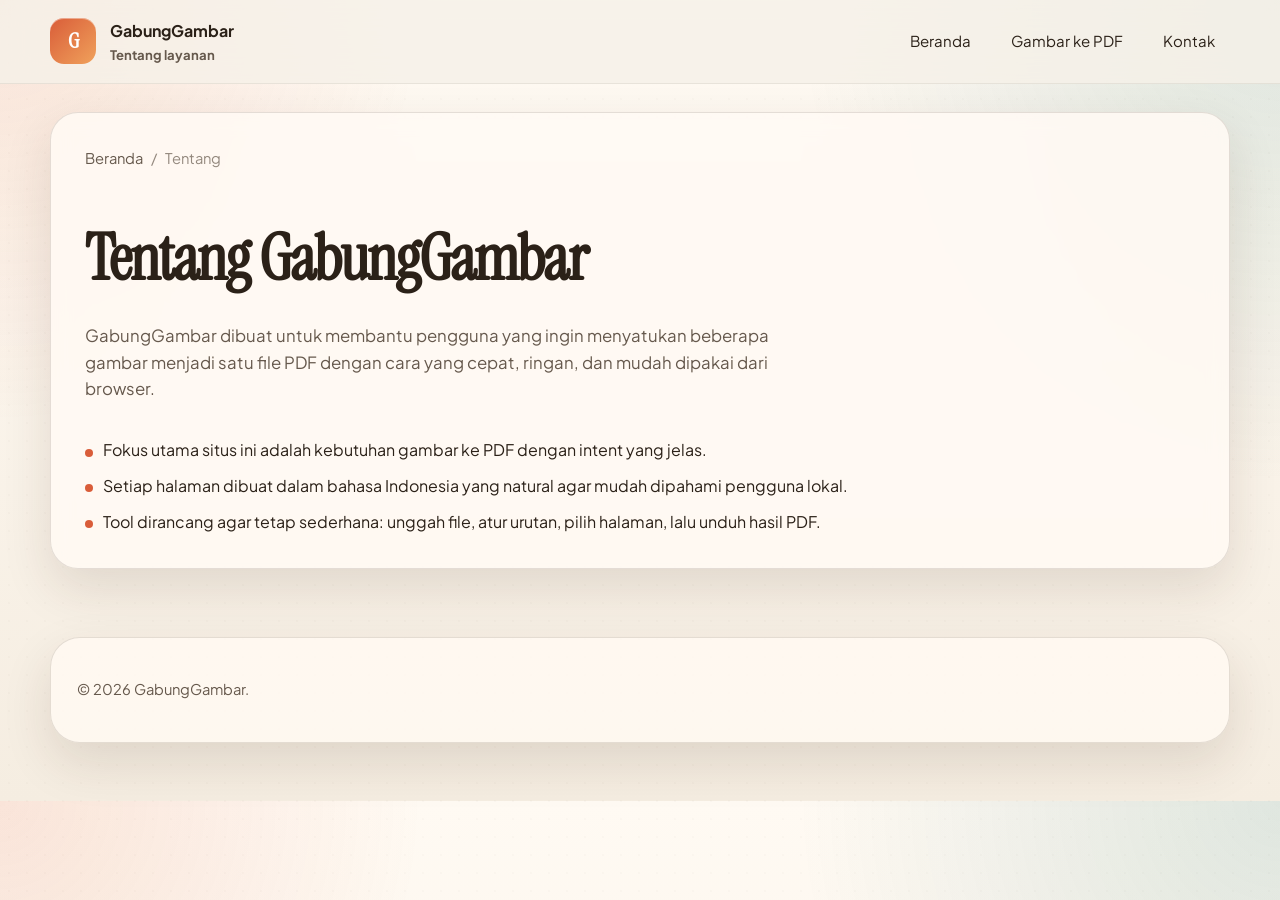
<file: about/index.html>
<!DOCTYPE html>
<html lang="id">
  <head>
    <meta charset="utf-8">
    <meta http-equiv="refresh" content="0; url=/tentang/">
    <link rel="canonical" href="https://www.gabunggambar.org/tentang/">
    <meta name="robots" content="noindex,follow">
    <title>Mengalihkan ke Tentang GabungGambar</title>
  </head>
  <body>
    <p>Halaman ini telah dipindahkan ke <a href="/tentang/">/tentang/</a>.</p>
  </body>
</html>
</file>
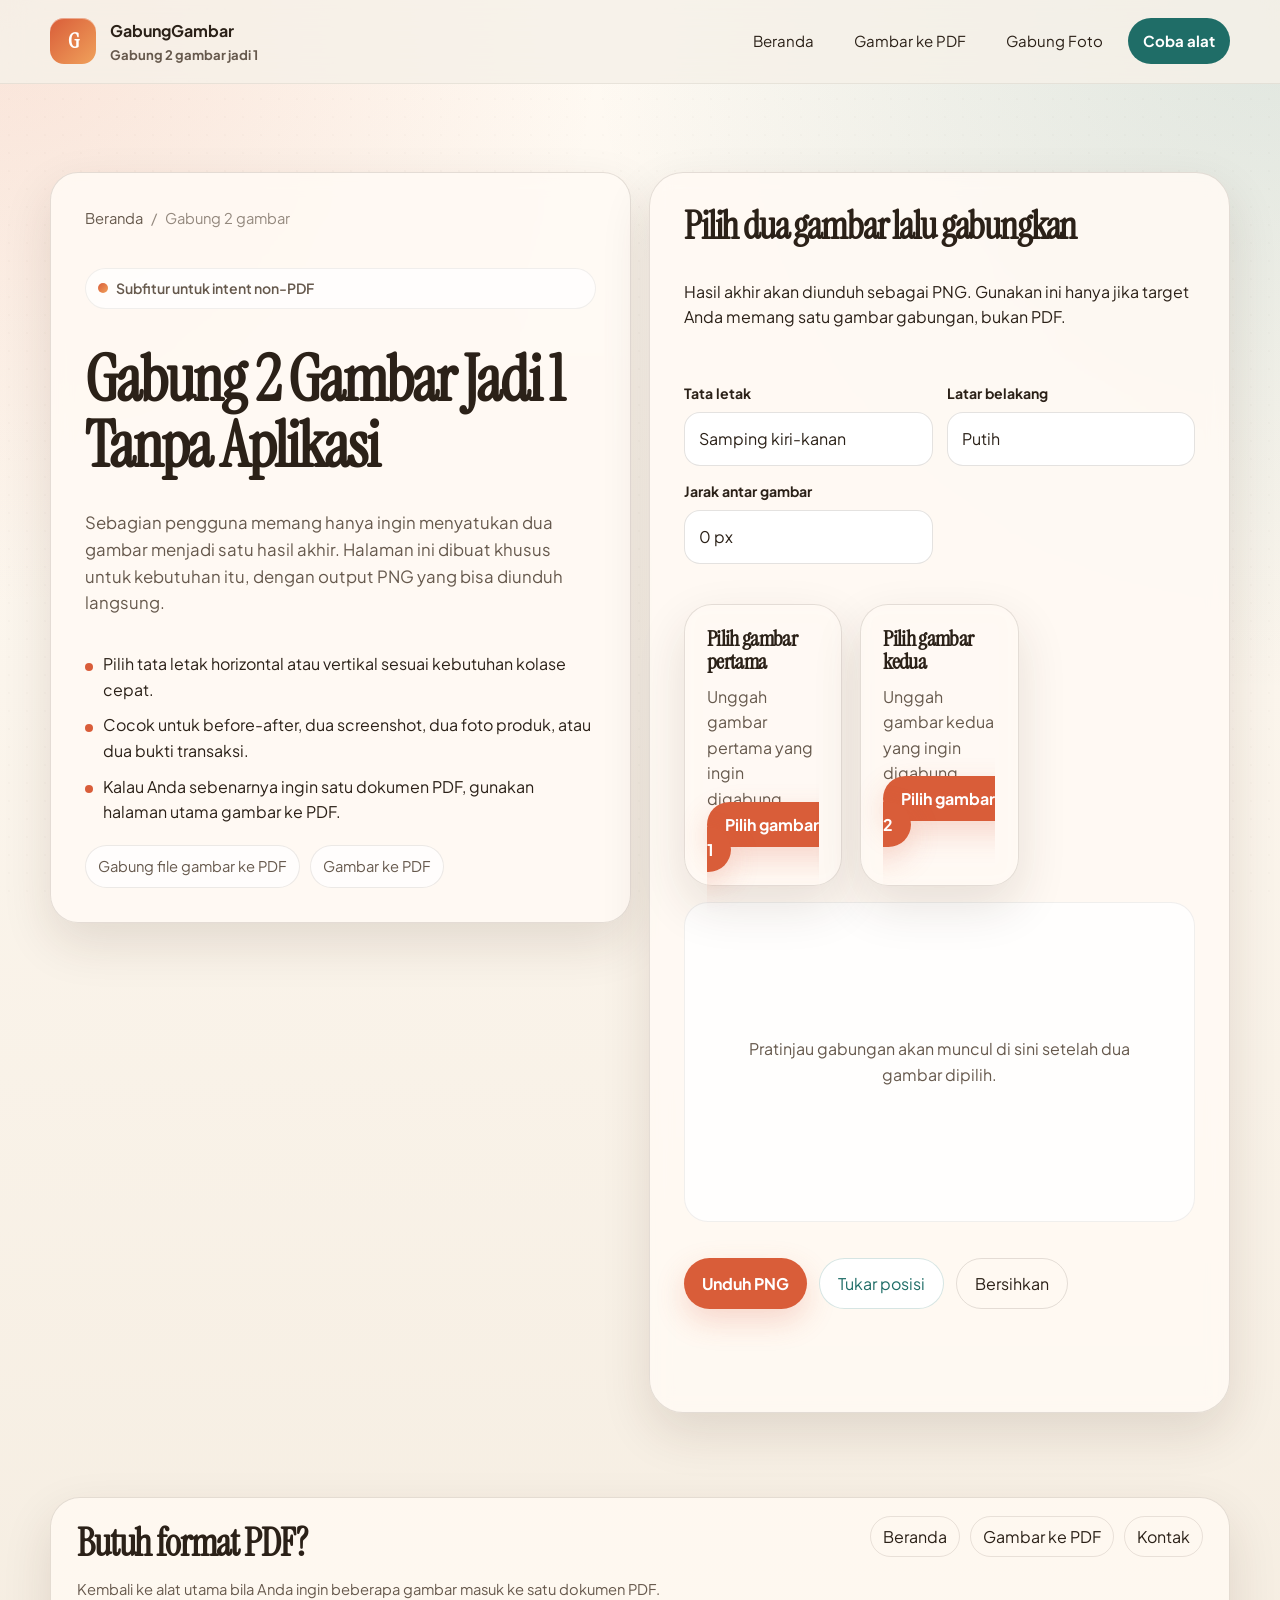
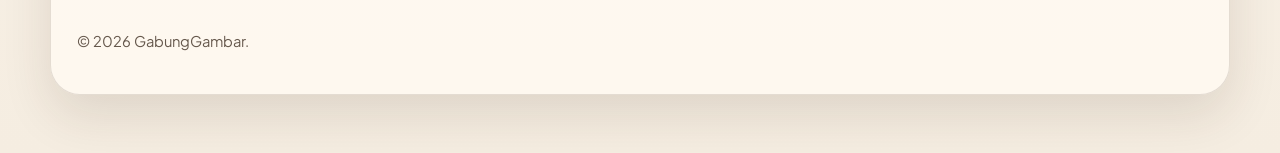
<file: gabung-2-gambar/index.html>
<!DOCTYPE html>
<html lang="id">
  <head>
    <meta charset="utf-8">
    <meta name="viewport" content="width=device-width, initial-scale=1">
    <title>Gabung 2 Gambar Jadi 1 Online Gratis | GabungGambar</title>
    <meta name="description" content="Gabungkan dua gambar menjadi satu gambar online gratis. Pilih tata letak horizontal atau vertikal lalu unduh hasilnya sebagai PNG.">
    <meta name="keywords" content="gabung 2 gambar jadi 1, satukan 2 gambar, gabung dua gambar online, merge 2 images, gabunggambar">
    <link rel="canonical" href="https://www.gabunggambar.org/gabung-2-gambar/">
    <meta name="robots" content="index,follow">
    <meta property="og:type" content="website">
    <meta property="og:title" content="Gabung 2 Gambar Jadi 1 Online Gratis">
    <meta property="og:description" content="Subfitur untuk pengguna yang benar-benar ingin menyatukan dua gambar menjadi satu hasil PNG, bukan PDF.">
    <meta property="og:url" content="https://www.gabunggambar.org/gabung-2-gambar/">
    <meta property="og:image" content="https://www.gabunggambar.org/assets/search-preview.svg">
    <link rel="icon" href="/assets/favicon.svg" type="image/svg+xml">
    <link rel="manifest" href="/site.webmanifest">
    <link rel="preconnect" href="https://fonts.googleapis.com">
    <link rel="preconnect" href="https://fonts.gstatic.com" crossorigin>
    <link href="https://fonts.googleapis.com/css2?family=Instrument+Serif:ital@0;1&family=Plus+Jakarta+Sans:wght@400;500;600;700;800&display=swap" rel="stylesheet">
    <link rel="stylesheet" href="/styles.css">
    <!-- Google tag (gtag.js) -->
    <script async src="https://www.googletagmanager.com/gtag/js?id=G-VV8WWYWX6F"></script>
    <script>
      window.dataLayer = window.dataLayer || [];
      function gtag(){dataLayer.push(arguments);}
      gtag('js', new Date());

      gtag('config', 'G-VV8WWYWX6F');
    </script>
  </head>
  <body data-merge-two-images="true">
    <div class="site-shell">
      <header class="site-header">
        <div class="container header-row">
          <a class="brand" href="/"><span class="brand-mark">G</span><span class="brand-copy"><strong>GabungGambar</strong><small>Gabung 2 gambar jadi 1</small></span></a>
          <nav class="main-nav" aria-label="Navigasi utama">
            <a class="nav-link" href="/">Beranda</a>
            <a class="nav-link" href="/gambar-ke-pdf/">Gambar ke PDF</a>
            <a class="nav-link" href="/gabung-foto-jadi-pdf/">Gabung Foto</a>
            <a class="nav-button" href="#alat-2-gambar">Coba alat</a>
          </nav>
        </div>
      </header>
      <main>
        <section class="hero">
          <div class="container merge-grid">
            <div class="page-card">
              <nav class="breadcrumb" aria-label="Breadcrumb"><a href="/">Beranda</a><span>/</span><span>Gabung 2 gambar</span></nav>
              <span class="eyebrow">Subfitur untuk intent non-PDF</span>
              <h1>Gabung 2 Gambar Jadi 1 Tanpa Aplikasi</h1>
              <p class="lead">Sebagian pengguna memang hanya ingin menyatukan dua gambar menjadi satu hasil akhir. Halaman ini dibuat khusus untuk kebutuhan itu, dengan output PNG yang bisa diunduh langsung.</p>
              <ul class="bullet-list">
                <li>Pilih tata letak horizontal atau vertikal sesuai kebutuhan kolase cepat.</li>
                <li>Cocok untuk before-after, dua screenshot, dua foto produk, atau dua bukti transaksi.</li>
                <li>Kalau Anda sebenarnya ingin satu dokumen PDF, gunakan halaman utama gambar ke PDF.</li>
              </ul>
              <div class="small-link-list">
                <a href="/">Gabung file gambar ke PDF</a>
                <a href="/gambar-ke-pdf/">Gambar ke PDF</a>
              </div>
            </div>
            <section class="merge-stage" id="alat-2-gambar" aria-labelledby="merge-title">
              <h2 id="merge-title">Pilih dua gambar lalu gabungkan</h2>
              <p>Hasil akhir akan diunduh sebagai PNG. Gunakan ini hanya jika target Anda memang satu gambar gabungan, bukan PDF.</p>
              <div class="controls">
                <div class="control">
                  <label for="merge-layout">Tata letak</label>
                  <select id="merge-layout">
                    <option value="horizontal">Samping kiri-kanan</option>
                    <option value="vertical">Atas-bawah</option>
                  </select>
                </div>
                <div class="control">
                  <label for="merge-background">Latar belakang</label>
                  <select id="merge-background">
                    <option value="#ffffff">Putih</option>
                    <option value="#f6f1e8">Krem lembut</option>
                    <option value="#111111">Hitam</option>
                  </select>
                </div>
                <div class="control">
                  <label for="merge-gap">Jarak antar gambar</label>
                  <select id="merge-gap">
                    <option value="0">0 px</option>
                    <option value="12">12 px</option>
                    <option value="24">24 px</option>
                    <option value="36">36 px</option>
                  </select>
                </div>
              </div>
              <div class="card-grid">
                <article class="card">
                  <h3 id="merge-label-one">Pilih gambar pertama</h3>
                  <p>Unggah gambar pertama yang ingin digabung.</p>
                  <label class="upload-button" for="merge-image-one">Pilih gambar 1</label>
                  <input class="visually-hidden" id="merge-image-one" type="file" accept="image/*">
                </article>
                <article class="card">
                  <h3 id="merge-label-two">Pilih gambar kedua</h3>
                  <p>Unggah gambar kedua yang ingin digabung.</p>
                  <label class="upload-button" for="merge-image-two">Pilih gambar 2</label>
                  <input class="visually-hidden" id="merge-image-two" type="file" accept="image/*">
                </article>
              </div>
              <div class="merge-canvas-wrap">
                <p class="merge-canvas-empty" id="merge-empty">Pratinjau gabungan akan muncul di sini setelah dua gambar dipilih.</p>
                <canvas id="merge-canvas" hidden></canvas>
              </div>
              <div class="action-row">
                <button class="button" id="download-merged-image" type="button" disabled>Unduh PNG</button>
                <button class="button-secondary" id="swap-images" type="button">Tukar posisi</button>
                <button class="button-ghost" id="clear-merge-images" type="button">Bersihkan</button>
              </div>
              <p class="status" id="merge-status" aria-live="polite"></p>
            </section>
          </div>
        </section>
      </main>
      <footer class="site-footer"><div class="container footer-panel"><div class="footer-top"><div><h2>Butuh format PDF?</h2><p class="footer-copy">Kembali ke alat utama bila Anda ingin beberapa gambar masuk ke satu dokumen PDF.</p></div><ul class="footer-links"><li><a href="/">Beranda</a></li><li><a href="/gambar-ke-pdf/">Gambar ke PDF</a></li><li><a href="/kontak/">Kontak</a></li></ul></div><p class="footer-copy">&copy; <span id="current-year"></span> GabungGambar.</p></div></footer>
    </div>
    <script defer src="/app.js"></script>
    <script defer src="/merge-two-images.js"></script>
  </body>
</html>
</file>
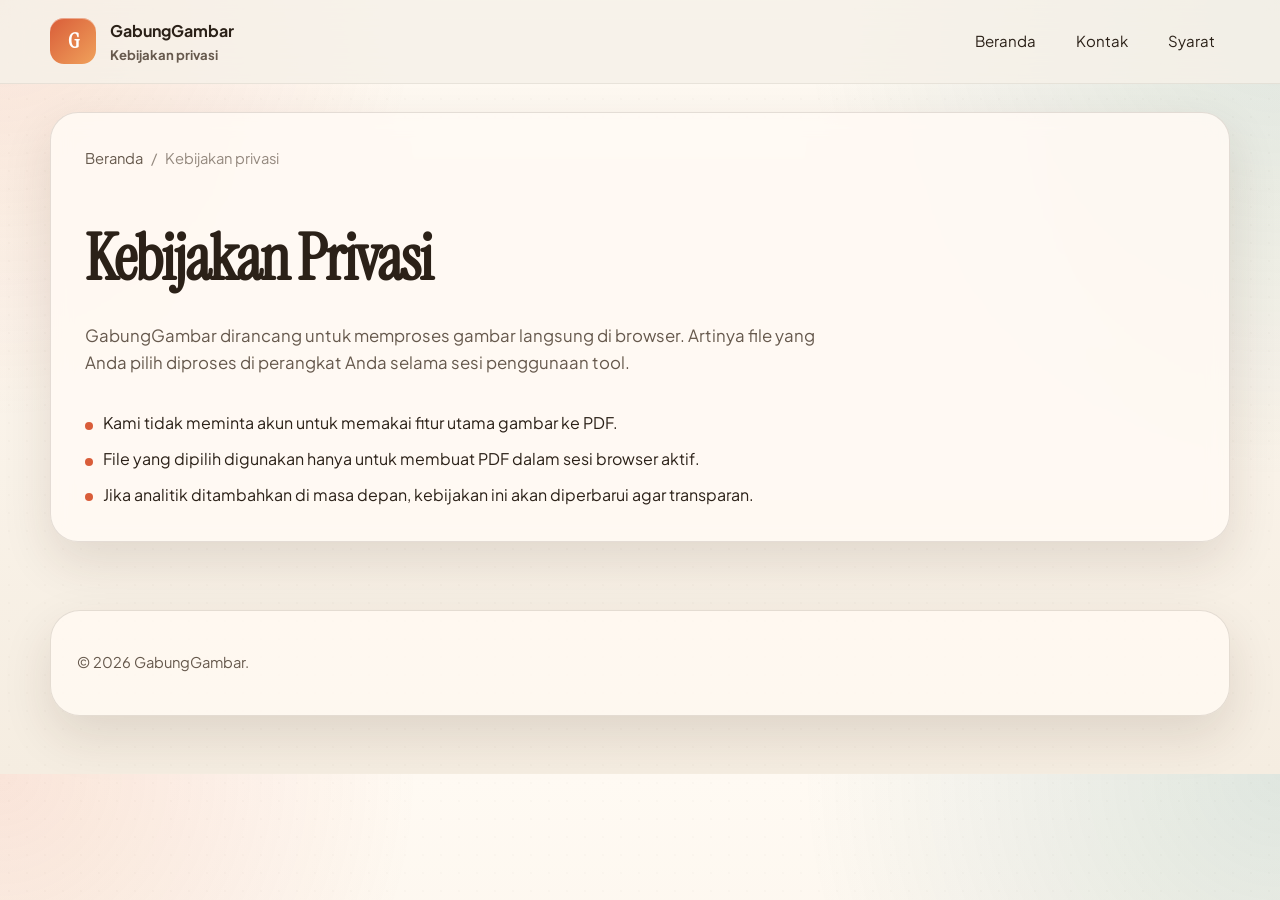
<file: kebijakan-privasi/index.html>
<!DOCTYPE html>
<html lang="id">
  <head>
    <meta charset="utf-8">
    <meta name="viewport" content="width=device-width, initial-scale=1">
    <title>Kebijakan Privasi GabungGambar</title>
    <meta name="description" content="Baca kebijakan privasi GabungGambar mengenai penggunaan browser, file gambar, dan data dasar saat menggunakan tool gambar ke PDF ini.">
    <meta name="keywords" content="kebijakan privasi gabunggambar, privacy policy gabunggambar">
    <link rel="canonical" href="https://www.gabunggambar.org/kebijakan-privasi/">
    <meta name="robots" content="index,follow">
    <link rel="icon" href="/assets/favicon.svg" type="image/svg+xml">
    <link rel="manifest" href="/site.webmanifest">
    <link rel="preconnect" href="https://fonts.googleapis.com">
    <link rel="preconnect" href="https://fonts.gstatic.com" crossorigin>
    <link href="https://fonts.googleapis.com/css2?family=Instrument+Serif:ital@0;1&family=Plus+Jakarta+Sans:wght@400;500;600;700;800&display=swap" rel="stylesheet">
    <link rel="stylesheet" href="/styles.css">
    <!-- Google tag (gtag.js) -->
    <script async src="https://www.googletagmanager.com/gtag/js?id=G-VV8WWYWX6F"></script>
    <script>
      window.dataLayer = window.dataLayer || [];
      function gtag(){dataLayer.push(arguments);}
      gtag('js', new Date());

      gtag('config', 'G-VV8WWYWX6F');
    </script>
  </head>
  <body>
    <div class="site-shell">
      <header class="site-header"><div class="container header-row"><a class="brand" href="/"><span class="brand-mark">G</span><span class="brand-copy"><strong>GabungGambar</strong><small>Kebijakan privasi</small></span></a><nav class="main-nav"><a class="nav-link" href="/">Beranda</a><a class="nav-link" href="/kontak/">Kontak</a><a class="nav-link" href="/syarat-ketentuan/">Syarat</a></nav></div></header>
      <main class="section"><div class="container"><article class="page-card"><nav class="breadcrumb"><a href="/">Beranda</a><span>/</span><span>Kebijakan privasi</span></nav><h1>Kebijakan Privasi</h1><p class="lead">GabungGambar dirancang untuk memproses gambar langsung di browser. Artinya file yang Anda pilih diproses di perangkat Anda selama sesi penggunaan tool.</p><ul class="bullet-list"><li>Kami tidak meminta akun untuk memakai fitur utama gambar ke PDF.</li><li>File yang dipilih digunakan hanya untuk membuat PDF dalam sesi browser aktif.</li><li>Jika analitik ditambahkan di masa depan, kebijakan ini akan diperbarui agar transparan.</li></ul></article></div></main>
      <footer class="site-footer"><div class="container footer-panel"><p class="footer-copy">&copy; <span id="current-year"></span> GabungGambar.</p></div></footer>
    </div>
    <script defer src="/app.js"></script>
  </body>
</html>
</file>
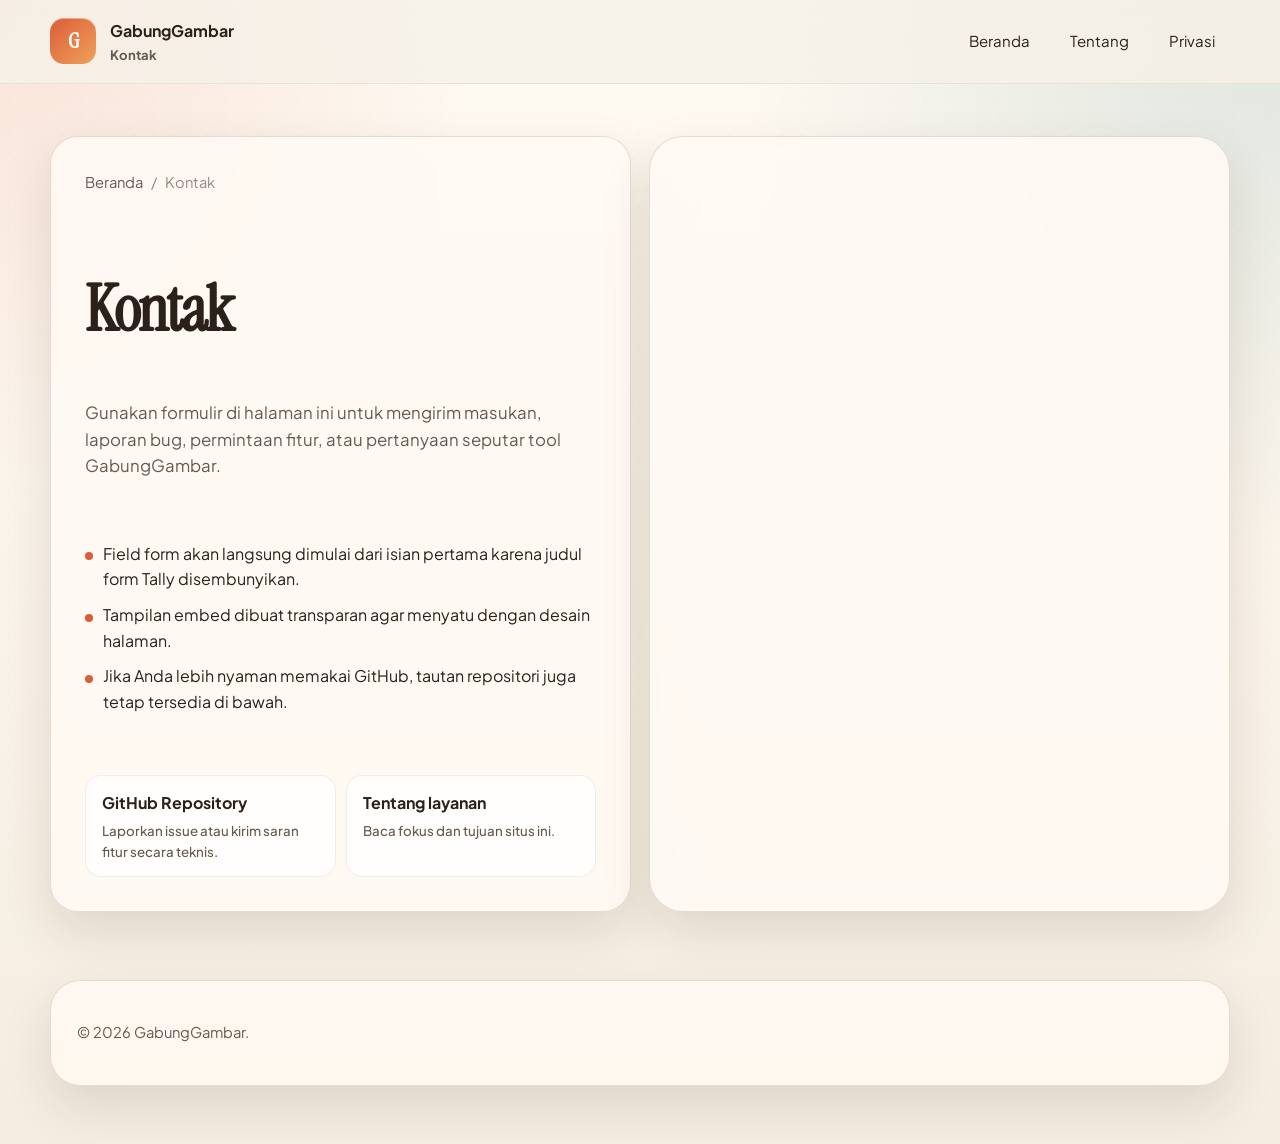
<file: kontak/index.html>
<!DOCTYPE html>
<html lang="id">
  <head>
    <meta charset="utf-8">
    <meta name="viewport" content="width=device-width, initial-scale=1">
    <title>Kontak GabungGambar | Formulir Masukan dan Dukungan</title>
    <meta name="description" content="Hubungi GabungGambar untuk masukan, laporan bug, permintaan fitur, atau pertanyaan seputar tool gabung gambar ke PDF.">
    <meta name="keywords" content="kontak gabunggambar, hubungi gabunggambar, contact gabunggambar">
    <link rel="canonical" href="https://www.gabunggambar.org/kontak/">
    <meta name="robots" content="index,follow">
    <meta property="og:type" content="website">
    <meta property="og:title" content="Kontak GabungGambar">
    <meta property="og:description" content="Kirim pesan ke GabungGambar lewat formulir Tally yang disematkan di halaman ini.">
    <meta property="og:url" content="https://www.gabunggambar.org/kontak/">
    <meta property="og:image" content="https://www.gabunggambar.org/assets/search-preview.svg">
    <link rel="icon" href="/assets/favicon.svg" type="image/svg+xml">
    <link rel="manifest" href="/site.webmanifest">
    <link rel="preconnect" href="https://fonts.googleapis.com">
    <link rel="preconnect" href="https://fonts.gstatic.com" crossorigin>
    <link href="https://fonts.googleapis.com/css2?family=Instrument+Serif:ital@0;1&family=Plus+Jakarta+Sans:wght@400;500;600;700;800&display=swap" rel="stylesheet">
    <link rel="stylesheet" href="/styles.css">
    <!-- Google tag (gtag.js) -->
    <script async src="https://www.googletagmanager.com/gtag/js?id=G-VV8WWYWX6F"></script>
    <script>
      window.dataLayer = window.dataLayer || [];
      function gtag(){dataLayer.push(arguments);}
      gtag('js', new Date());

      gtag('config', 'G-VV8WWYWX6F');
    </script>
  </head>
  <body>
    <div class="site-shell">
      <header class="site-header"><div class="container header-row"><a class="brand" href="/"><span class="brand-mark">G</span><span class="brand-copy"><strong>GabungGambar</strong><small>Kontak</small></span></a><nav class="main-nav"><a class="nav-link" href="/">Beranda</a><a class="nav-link" href="/tentang/">Tentang</a><a class="nav-link" href="/kebijakan-privasi/">Privasi</a></nav></div></header>
      <main class="section"><div class="container contact-grid"><article class="page-card"><nav class="breadcrumb"><a href="/">Beranda</a><span>/</span><span>Kontak</span></nav><h1>Kontak</h1><p class="lead">Gunakan formulir di halaman ini untuk mengirim masukan, laporan bug, permintaan fitur, atau pertanyaan seputar tool GabungGambar.</p><ul class="bullet-list"><li>Field form akan langsung dimulai dari isian pertama karena judul form Tally disembunyikan.</li><li>Tampilan embed dibuat transparan agar menyatu dengan desain halaman.</li><li>Jika Anda lebih nyaman memakai GitHub, tautan repositori juga tetap tersedia di bawah.</li></ul><div class="link-grid"><a href="https://github.com/daanaagua/gabung-gambar" rel="noopener noreferrer" target="_blank">GitHub Repository<small>Laporkan issue atau kirim saran fitur secara teknis.</small></a><a href="/tentang/">Tentang layanan<small>Baca fokus dan tujuan situs ini.</small></a></div></article><section class="contact-embed" data-tally-embed="https://tally.so/r/LZGgyv"><div class="contact-placeholder"><div><h2>Form Tally sedang dimuat</h2><p>Jika formulir tidak muncul dalam beberapa detik, muat ulang halaman atau buka tautan Tally secara langsung.</p></div></div></section></div></main>
      <footer class="site-footer"><div class="container footer-panel"><p class="footer-copy">&copy; <span id="current-year"></span> GabungGambar.</p></div></footer>
    </div>
    <script defer src="/app.js"></script>
    <script defer src="/contact-form.js"></script>
  </body>
</html>
</file>
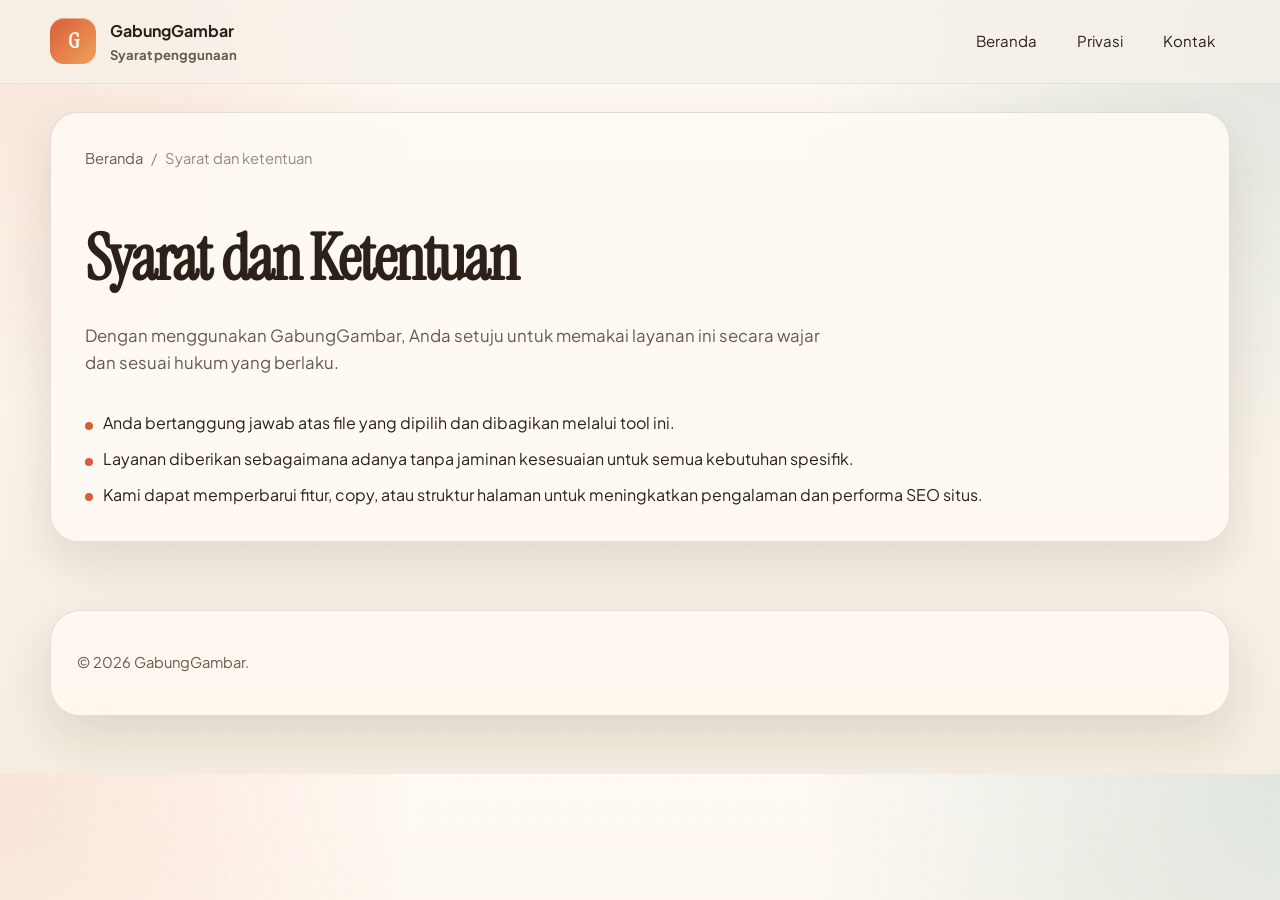
<file: syarat-ketentuan/index.html>
<!DOCTYPE html>
<html lang="id">
  <head>
    <meta charset="utf-8">
    <meta name="viewport" content="width=device-width, initial-scale=1">
    <title>Syarat dan Ketentuan GabungGambar</title>
    <meta name="description" content="Syarat penggunaan GabungGambar untuk layanan online gabung gambar menjadi PDF.">
    <meta name="keywords" content="syarat dan ketentuan gabunggambar, terms gabunggambar">
    <link rel="canonical" href="https://www.gabunggambar.org/syarat-ketentuan/">
    <meta name="robots" content="index,follow">
    <link rel="icon" href="/assets/favicon.svg" type="image/svg+xml">
    <link rel="manifest" href="/site.webmanifest">
    <link rel="preconnect" href="https://fonts.googleapis.com">
    <link rel="preconnect" href="https://fonts.gstatic.com" crossorigin>
    <link href="https://fonts.googleapis.com/css2?family=Instrument+Serif:ital@0;1&family=Plus+Jakarta+Sans:wght@400;500;600;700;800&display=swap" rel="stylesheet">
    <link rel="stylesheet" href="/styles.css">
    <!-- Google tag (gtag.js) -->
    <script async src="https://www.googletagmanager.com/gtag/js?id=G-VV8WWYWX6F"></script>
    <script>
      window.dataLayer = window.dataLayer || [];
      function gtag(){dataLayer.push(arguments);}
      gtag('js', new Date());

      gtag('config', 'G-VV8WWYWX6F');
    </script>
  </head>
  <body>
    <div class="site-shell">
      <header class="site-header"><div class="container header-row"><a class="brand" href="/"><span class="brand-mark">G</span><span class="brand-copy"><strong>GabungGambar</strong><small>Syarat penggunaan</small></span></a><nav class="main-nav"><a class="nav-link" href="/">Beranda</a><a class="nav-link" href="/kebijakan-privasi/">Privasi</a><a class="nav-link" href="/kontak/">Kontak</a></nav></div></header>
      <main class="section"><div class="container"><article class="page-card"><nav class="breadcrumb"><a href="/">Beranda</a><span>/</span><span>Syarat dan ketentuan</span></nav><h1>Syarat dan Ketentuan</h1><p class="lead">Dengan menggunakan GabungGambar, Anda setuju untuk memakai layanan ini secara wajar dan sesuai hukum yang berlaku.</p><ul class="bullet-list"><li>Anda bertanggung jawab atas file yang dipilih dan dibagikan melalui tool ini.</li><li>Layanan diberikan sebagaimana adanya tanpa jaminan kesesuaian untuk semua kebutuhan spesifik.</li><li>Kami dapat memperbarui fitur, copy, atau struktur halaman untuk meningkatkan pengalaman dan performa SEO situs.</li></ul></article></div></main>
      <footer class="site-footer"><div class="container footer-panel"><p class="footer-copy">&copy; <span id="current-year"></span> GabungGambar.</p></div></footer>
    </div>
    <script defer src="/app.js"></script>
  </body>
</html>
</file>
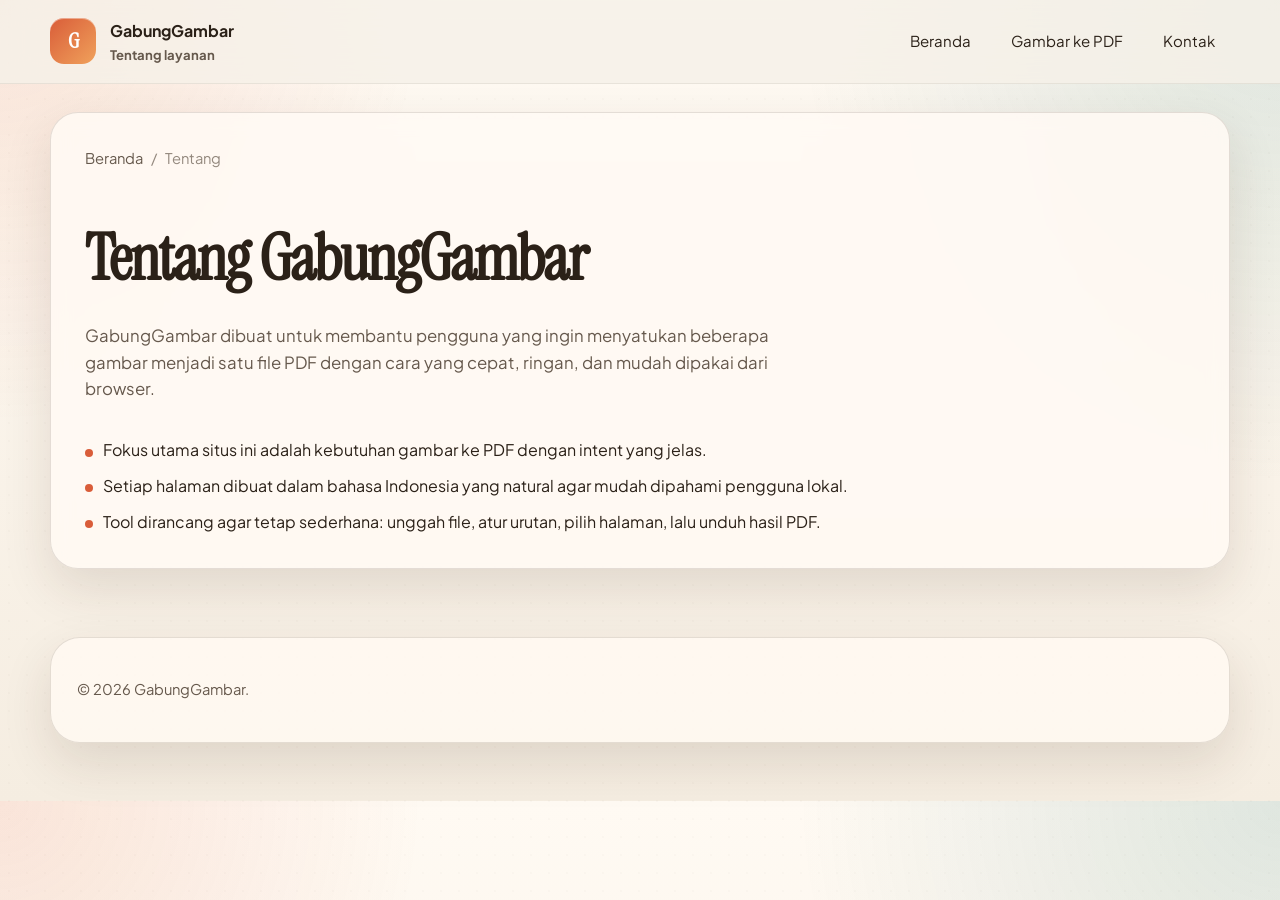
<file: tentang/index.html>
<!DOCTYPE html>
<html lang="id">
  <head>
    <meta charset="utf-8">
    <meta name="viewport" content="width=device-width, initial-scale=1">
    <title>Tentang GabungGambar | Tool Gabung Gambar ke PDF</title>
    <meta name="description" content="Pelajari tujuan GabungGambar, alat online sederhana untuk mengubah banyak gambar menjadi satu PDF secara cepat dan rapi.">
    <meta name="keywords" content="tentang gabunggambar, about gabunggambar, tool gambar ke pdf">
    <link rel="canonical" href="https://www.gabunggambar.org/tentang/">
    <meta name="robots" content="index,follow">
    <link rel="icon" href="/assets/favicon.svg" type="image/svg+xml">
    <link rel="manifest" href="/site.webmanifest">
    <link rel="preconnect" href="https://fonts.googleapis.com">
    <link rel="preconnect" href="https://fonts.gstatic.com" crossorigin>
    <link href="https://fonts.googleapis.com/css2?family=Instrument+Serif:ital@0;1&family=Plus+Jakarta+Sans:wght@400;500;600;700;800&display=swap" rel="stylesheet">
    <link rel="stylesheet" href="/styles.css">
    <!-- Google tag (gtag.js) -->
    <script async src="https://www.googletagmanager.com/gtag/js?id=G-VV8WWYWX6F"></script>
    <script>
      window.dataLayer = window.dataLayer || [];
      function gtag(){dataLayer.push(arguments);}
      gtag('js', new Date());

      gtag('config', 'G-VV8WWYWX6F');
    </script>
  </head>
  <body>
    <div class="site-shell">
      <header class="site-header"><div class="container header-row"><a class="brand" href="/"><span class="brand-mark">G</span><span class="brand-copy"><strong>GabungGambar</strong><small>Tentang layanan</small></span></a><nav class="main-nav"><a class="nav-link" href="/">Beranda</a><a class="nav-link" href="/gambar-ke-pdf/">Gambar ke PDF</a><a class="nav-link" href="/kontak/">Kontak</a></nav></div></header>
      <main class="section"><div class="container"><article class="page-card"><nav class="breadcrumb"><a href="/">Beranda</a><span>/</span><span>Tentang</span></nav><h1>Tentang GabungGambar</h1><p class="lead">GabungGambar dibuat untuk membantu pengguna yang ingin menyatukan beberapa gambar menjadi satu file PDF dengan cara yang cepat, ringan, dan mudah dipakai dari browser.</p><ul class="bullet-list"><li>Fokus utama situs ini adalah kebutuhan gambar ke PDF dengan intent yang jelas.</li><li>Setiap halaman dibuat dalam bahasa Indonesia yang natural agar mudah dipahami pengguna lokal.</li><li>Tool dirancang agar tetap sederhana: unggah file, atur urutan, pilih halaman, lalu unduh hasil PDF.</li></ul></article></div></main>
      <footer class="site-footer"><div class="container footer-panel"><p class="footer-copy">&copy; <span id="current-year"></span> GabungGambar.</p></div></footer>
    </div>
    <script defer src="/app.js"></script>
  </body>
</html>
</file>
<file: styles.css>
:root {
  --bg: #f6f1e8;
  --bg-alt: #fffaf4;
  --surface: rgba(255, 250, 244, 0.88);
  --surface-strong: #fff8ee;
  --border: rgba(68, 53, 40, 0.14);
  --text: #2b2118;
  --muted: #66594d;
  --accent: #d95d39;
  --accent-strong: #b94422;
  --accent-soft: #ffe0cc;
  --secondary: #1f6d67;
  --shadow: 0 20px 50px rgba(58, 37, 18, 0.12);
  --radius-lg: 28px;
  --radius-md: 18px;
  --radius-sm: 12px;
  --container: 1180px;
}

* {
  box-sizing: border-box;
}

html {
  scroll-behavior: smooth;
}

body {
  margin: 0;
  font-family: "Plus Jakarta Sans", "Segoe UI", sans-serif;
  color: var(--text);
  background:
    radial-gradient(circle at top left, rgba(217, 93, 57, 0.14), transparent 28%),
    radial-gradient(circle at top right, rgba(31, 109, 103, 0.14), transparent 32%),
    linear-gradient(180deg, #fffaf3 0%, #f5ede1 100%);
  line-height: 1.6;
}

body::before {
  content: "";
  position: fixed;
  inset: 0;
  pointer-events: none;
  background-image: radial-gradient(rgba(43, 33, 24, 0.04) 0.8px, transparent 0.8px);
  background-size: 18px 18px;
  opacity: 0.35;
}

a {
  color: inherit;
  text-decoration: none;
}

img {
  max-width: 100%;
  display: block;
}

.site-shell {
  position: relative;
  z-index: 1;
}

.container {
  width: min(calc(100% - 32px), var(--container));
  margin: 0 auto;
}

.site-header {
  position: sticky;
  top: 0;
  z-index: 30;
  padding: 18px 0;
  backdrop-filter: blur(18px);
  background: rgba(246, 241, 232, 0.82);
  border-bottom: 1px solid rgba(68, 53, 40, 0.08);
}

.header-row {
  display: flex;
  align-items: center;
  justify-content: space-between;
  gap: 18px;
}

.brand {
  display: flex;
  align-items: center;
  gap: 14px;
  font-weight: 700;
}

.brand-mark {
  width: 46px;
  height: 46px;
  border-radius: 14px;
  background: linear-gradient(135deg, #d95d39 0%, #f0a15b 100%);
  box-shadow: inset 0 1px 0 rgba(255, 255, 255, 0.4);
  display: grid;
  place-items: center;
  color: #fff;
  font-family: "Instrument Serif", Georgia, serif;
  font-size: 1.4rem;
}

.brand-copy small,
.eyebrow,
.meta-note,
.footer-copy,
.tool-help,
.small-link-list {
  color: var(--muted);
}

.brand-copy strong {
  display: block;
  font-size: 1rem;
}

.brand-copy small {
  display: block;
  font-size: 0.82rem;
}

.main-nav {
  display: flex;
  align-items: center;
  gap: 10px;
  flex-wrap: wrap;
  justify-content: flex-end;
}

.nav-link,
.nav-button {
  padding: 10px 14px;
  border-radius: 999px;
  border: 1px solid transparent;
  font-size: 0.94rem;
}

.nav-link:hover,
.nav-link:focus-visible {
  border-color: rgba(68, 53, 40, 0.12);
  background: rgba(255, 255, 255, 0.45);
}

.nav-button {
  background: var(--secondary);
  color: #fff;
  font-weight: 700;
}

.hero {
  padding: 64px 0 40px;
}

.hero-grid {
  display: grid;
  grid-template-columns: 1.05fr 0.95fr;
  gap: 28px;
  align-items: start;
}

.hero-copy,
.tool-panel,
.card,
.faq-card,
.trust-card,
.mini-card,
.page-card,
.contact-embed,
.merge-stage {
  border: 1px solid var(--border);
  background: var(--surface);
  box-shadow: var(--shadow);
  backdrop-filter: blur(10px);
}

.hero-copy,
.page-card,
.contact-embed,
.merge-stage {
  border-radius: 34px;
  padding: 34px;
}

.eyebrow {
  display: inline-flex;
  align-items: center;
  gap: 8px;
  padding: 8px 12px;
  border-radius: 999px;
  background: rgba(255, 255, 255, 0.72);
  border: 1px solid rgba(68, 53, 40, 0.08);
  font-size: 0.88rem;
  font-weight: 600;
}

.eyebrow::before {
  content: "";
  width: 10px;
  height: 10px;
  border-radius: 50%;
  background: linear-gradient(135deg, var(--accent) 0%, #f0a15b 100%);
}

h1,
h2,
h3,
.serif {
  font-family: "Instrument Serif", Georgia, serif;
  letter-spacing: -0.03em;
  line-height: 1.04;
  margin: 0;
}

h1 {
  margin-top: 18px;
  font-size: clamp(2.8rem, 5vw, 5.1rem);
}

h2 {
  font-size: clamp(2rem, 3vw, 3rem);
}

h3 {
  font-size: 1.45rem;
}

.lead {
  margin: 18px 0 0;
  max-width: 62ch;
  font-size: 1.05rem;
  color: var(--muted);
}

.hero-points,
.stats,
.tool-meta,
.bullet-list,
.faq-list,
.footer-links,
.link-grid {
  list-style: none;
  padding: 0;
  margin: 0;
}

.hero-points {
  margin-top: 26px;
  display: grid;
  grid-template-columns: repeat(2, minmax(0, 1fr));
  gap: 14px;
}

.hero-points li,
.mini-card,
.faq-card,
.page-card,
.trust-card,
.card,
.tool-panel {
  border-radius: var(--radius-lg);
}

.hero-points li {
  background: rgba(255, 255, 255, 0.72);
  border: 1px solid rgba(68, 53, 40, 0.08);
  padding: 16px 18px;
}

.hero-points strong {
  display: block;
  font-size: 0.96rem;
}

.hero-points span {
  display: block;
  margin-top: 4px;
  color: var(--muted);
  font-size: 0.9rem;
}

.stats {
  margin-top: 22px;
  display: flex;
  gap: 12px;
  flex-wrap: wrap;
}

.stats li {
  padding: 10px 14px;
  border-radius: 999px;
  background: var(--accent-soft);
  color: #7a3219;
  font-weight: 700;
  font-size: 0.9rem;
}

.tool-panel {
  padding: 22px;
}

.tool-panel h2 {
  font-size: 2rem;
}

.tool-panel > p {
  margin: 10px 0 0;
  color: var(--muted);
}

.dropzone {
  margin-top: 20px;
  border: 1.5px dashed rgba(31, 109, 103, 0.35);
  border-radius: 24px;
  background:
    linear-gradient(180deg, rgba(255, 255, 255, 0.9), rgba(250, 245, 236, 0.94)),
    var(--bg-alt);
  padding: 24px;
  transition: transform 180ms ease, border-color 180ms ease, box-shadow 180ms ease;
}

.dropzone.is-active {
  transform: translateY(-2px);
  border-color: var(--accent);
  box-shadow: 0 16px 32px rgba(217, 93, 57, 0.12);
}

.dropzone-header {
  display: flex;
  align-items: center;
  justify-content: space-between;
  gap: 16px;
  flex-wrap: wrap;
}

.dropzone-copy strong {
  display: block;
  font-size: 1.1rem;
}

.dropzone-copy span {
  color: var(--muted);
  font-size: 0.95rem;
}

.button,
.button-secondary,
.button-ghost,
.mini-button,
.upload-button {
  border: 0;
  border-radius: 999px;
  cursor: pointer;
  font: inherit;
  transition: transform 180ms ease, background 180ms ease, color 180ms ease, box-shadow 180ms ease;
}

.upload-button,
.button {
  background: var(--accent);
  color: #fff;
  padding: 12px 18px;
  font-weight: 700;
  box-shadow: 0 12px 30px rgba(217, 93, 57, 0.22);
}

.upload-button:hover,
.button:hover,
.nav-button:hover,
.button-secondary:hover,
.button-ghost:hover,
.mini-button:hover {
  transform: translateY(-1px);
}

.button-secondary {
  background: #fff;
  color: var(--secondary);
  padding: 12px 18px;
  border: 1px solid rgba(31, 109, 103, 0.18);
}

.button-ghost,
.mini-button {
  background: transparent;
  color: var(--text);
  border: 1px solid rgba(68, 53, 40, 0.14);
}

.button-ghost {
  padding: 12px 18px;
}

.mini-button {
  padding: 8px 12px;
  font-size: 0.88rem;
}

.tool-meta {
  margin-top: 16px;
  display: flex;
  flex-wrap: wrap;
  gap: 10px;
}

.tool-meta li {
  padding: 8px 12px;
  border-radius: 999px;
  background: rgba(31, 109, 103, 0.08);
  color: var(--secondary);
  font-size: 0.88rem;
  font-weight: 700;
}

.controls {
  margin-top: 20px;
  display: grid;
  grid-template-columns: repeat(2, minmax(0, 1fr));
  gap: 14px;
}

.control {
  display: flex;
  flex-direction: column;
  gap: 8px;
}

.control label {
  font-size: 0.88rem;
  font-weight: 700;
}

.control select {
  appearance: none;
  width: 100%;
  padding: 13px 14px;
  border-radius: 16px;
  border: 1px solid rgba(68, 53, 40, 0.14);
  background: #fff;
  font: inherit;
  color: var(--text);
}

.preview-header {
  margin-top: 22px;
  display: flex;
  align-items: center;
  justify-content: space-between;
  gap: 14px;
  flex-wrap: wrap;
}

.preview-header p {
  margin: 0;
  color: var(--muted);
}

.preview-grid {
  margin-top: 16px;
  display: grid;
  gap: 14px;
}

.preview-empty {
  margin: 0;
  padding: 18px;
  border-radius: 18px;
  border: 1px dashed rgba(68, 53, 40, 0.18);
  color: var(--muted);
  background: rgba(255, 255, 255, 0.56);
}

.preview-card {
  display: grid;
  grid-template-columns: 88px minmax(0, 1fr) auto;
  gap: 14px;
  align-items: center;
  padding: 12px;
  border-radius: 20px;
  background: rgba(255, 255, 255, 0.9);
  border: 1px solid rgba(68, 53, 40, 0.08);
}

.preview-card.is-dragging {
  opacity: 0.55;
}

.preview-card img {
  width: 88px;
  height: 88px;
  object-fit: cover;
  border-radius: 14px;
  background: #f2eadf;
}

.preview-card strong {
  display: block;
  overflow: hidden;
  text-overflow: ellipsis;
  white-space: nowrap;
}

.preview-card span {
  display: block;
  color: var(--muted);
  font-size: 0.88rem;
}

.preview-actions {
  display: flex;
  gap: 8px;
  flex-wrap: wrap;
  justify-content: flex-end;
}

.action-row {
  margin-top: 20px;
  display: flex;
  gap: 12px;
  flex-wrap: wrap;
}

.status {
  margin-top: 14px;
  min-height: 24px;
  font-size: 0.92rem;
  font-weight: 600;
}

.status.is-error {
  color: #aa1f23;
}

.status.is-success {
  color: #0a6a54;
}

.section {
  padding: 28px 0 24px;
}

.section-header {
  max-width: 720px;
}

.section-header p {
  margin: 14px 0 0;
  color: var(--muted);
}

.card-grid,
.trust-grid,
.page-grid,
.faq-grid,
.mini-grid,
.merge-grid,
.contact-grid {
  margin-top: 24px;
  display: grid;
  gap: 18px;
}

.card-grid,
.mini-grid,
.trust-grid {
  grid-template-columns: repeat(3, minmax(0, 1fr));
}

.page-grid,
.faq-grid,
.merge-grid,
.contact-grid {
  grid-template-columns: repeat(2, minmax(0, 1fr));
}

.merge-grid {
  align-items: start;
}

.merge-stage {
  display: flex;
  flex-direction: column;
  gap: 16px;
}

.merge-canvas-wrap {
  display: grid;
  place-items: center;
  min-height: 320px;
  padding: 18px;
  border-radius: 24px;
  background: rgba(255, 255, 255, 0.86);
  border: 1px solid rgba(68, 53, 40, 0.08);
}

.merge-canvas-wrap canvas {
  max-width: 100%;
  height: auto;
  border-radius: 18px;
  background: #fff;
}

.merge-canvas-empty {
  color: var(--muted);
  text-align: center;
  max-width: 32ch;
}

.contact-embed {
  min-height: 760px;
  overflow: hidden;
}

.contact-embed iframe {
  width: 100%;
  min-height: 700px;
  border: 0;
  background: transparent;
}

.contact-placeholder {
  display: grid;
  place-items: center;
  min-height: 640px;
  border-radius: 24px;
  border: 1px dashed rgba(68, 53, 40, 0.18);
  background: rgba(255, 255, 255, 0.5);
  color: var(--muted);
  text-align: center;
  padding: 24px;
}

.card,
.mini-card,
.trust-card,
.faq-card {
  padding: 22px;
}

.card p,
.mini-card p,
.trust-card p,
.faq-card p,
.page-card p {
  margin: 10px 0 0;
  color: var(--muted);
}

.bullet-list {
  margin-top: 14px;
  display: grid;
  gap: 10px;
}

.bullet-list li {
  position: relative;
  padding-left: 18px;
}

.bullet-list li::before {
  content: "";
  position: absolute;
  left: 0;
  top: 0.72em;
  width: 8px;
  height: 8px;
  border-radius: 50%;
  background: var(--accent);
}

.faq-card h3,
.card h3,
.mini-card h3,
.trust-card h3,
.page-card h3 {
  font-size: 1.4rem;
}

.page-card {
  display: flex;
  flex-direction: column;
  justify-content: space-between;
  gap: 20px;
}

.small-link-list {
  display: flex;
  flex-wrap: wrap;
  gap: 10px;
  font-size: 0.92rem;
}

.small-link-list a {
  padding: 9px 12px;
  border-radius: 999px;
  background: rgba(255, 255, 255, 0.7);
  border: 1px solid rgba(68, 53, 40, 0.1);
}

.site-footer {
  padding: 44px 0 58px;
}

.footer-panel {
  padding: 26px;
  border-radius: 30px;
  border: 1px solid var(--border);
  background: rgba(255, 249, 241, 0.9);
  box-shadow: var(--shadow);
}

.footer-top {
  display: flex;
  justify-content: space-between;
  align-items: flex-start;
  gap: 18px;
  flex-wrap: wrap;
}

.footer-links {
  display: flex;
  flex-wrap: wrap;
  gap: 10px;
}

.footer-links a {
  padding: 9px 12px;
  border-radius: 999px;
  border: 1px solid rgba(68, 53, 40, 0.12);
}

.footer-copy {
  margin-top: 14px;
  font-size: 0.92rem;
}

.breadcrumb {
  margin-bottom: 18px;
  display: flex;
  flex-wrap: wrap;
  gap: 8px;
  color: var(--muted);
  font-size: 0.92rem;
}

.breadcrumb span {
  opacity: 0.7;
}

.link-grid {
  margin-top: 14px;
  display: grid;
  grid-template-columns: repeat(2, minmax(0, 1fr));
  gap: 10px;
}

.link-grid a {
  padding: 14px 16px;
  border-radius: 16px;
  background: rgba(255, 255, 255, 0.74);
  border: 1px solid rgba(68, 53, 40, 0.08);
  font-weight: 700;
}

.link-grid a small {
  display: block;
  margin-top: 4px;
  color: var(--muted);
  font-weight: 500;
}

.visually-hidden {
  position: absolute;
  width: 1px;
  height: 1px;
  padding: 0;
  margin: -1px;
  overflow: hidden;
  clip: rect(0, 0, 0, 0);
  white-space: nowrap;
  border: 0;
}

.mobile-cta {
  display: none;
}

.mobile-cta.is-hidden {
  display: none;
}

@media (max-width: 960px) {
  .hero-grid,
  .page-grid,
  .faq-grid,
  .card-grid,
  .mini-grid,
  .trust-grid,
  .merge-grid,
  .contact-grid {
    grid-template-columns: 1fr;
  }

  .controls,
  .link-grid {
    grid-template-columns: 1fr;
  }

  .preview-card {
    grid-template-columns: 72px minmax(0, 1fr);
  }

  .preview-actions {
    grid-column: 1 / -1;
    justify-content: flex-start;
  }
}

@media (max-width: 720px) {
  body.has-mobile-cta {
    padding-bottom: 92px;
  }

  .site-header {
    position: static;
  }

  .hero-grid > .tool-panel,
  .hero-grid > .merge-stage {
    order: 1;
  }

  .hero-grid > .hero-copy,
  .hero-grid > .page-card {
    order: 2;
  }

  .header-row,
  .footer-top,
  .dropzone-header,
  .preview-header {
    flex-direction: column;
    align-items: flex-start;
  }

  .hero,
  .section,
  .site-footer {
    padding-top: 22px;
  }

  .hero-copy,
  .page-card,
  .tool-panel,
  .footer-panel,
  .card,
  .faq-card,
  .trust-card,
  .mini-card,
  .contact-embed,
  .merge-stage {
    padding: 22px;
  }

  h1 {
    font-size: clamp(2.3rem, 13vw, 3.5rem);
  }

  .hero-points {
    grid-template-columns: 1fr;
  }

  .main-nav {
    width: 100%;
    justify-content: flex-start;
  }

  .action-row {
    flex-direction: column;
    width: 100%;
  }

  .action-row .button,
  .action-row .button-secondary,
  .action-row .button-ghost {
    width: 100%;
  }

  .mobile-cta {
    display: flex;
    align-items: center;
    justify-content: center;
    position: fixed;
    left: 16px;
    right: 16px;
    bottom: max(14px, env(safe-area-inset-bottom));
    z-index: 50;
    min-height: 56px;
    padding: 12px 18px;
    border-radius: 999px;
    background: var(--accent);
    color: #fff;
    font-weight: 800;
    box-shadow: 0 18px 42px rgba(217, 93, 57, 0.28);
    text-align: center;
  }
}

@media (max-width: 360px) {
  .hero {
    padding: 18px 0 14px;
  }

  .site-header {
    padding: 10px 0;
  }

  .main-nav {
    gap: 6px;
  }

  .nav-link,
  .nav-button {
    padding: 8px 10px;
    font-size: 0.86rem;
  }

  .hero-copy,
  .page-card,
  .tool-panel,
  .footer-panel,
  .card,
  .faq-card,
  .trust-card,
  .mini-card,
  .contact-embed,
  .merge-stage {
    padding: 14px;
  }

  .dropzone {
    margin-top: 14px;
    padding: 14px;
  }

  .tool-panel h2 {
    font-size: 1.46rem;
  }

  .tool-panel > p {
    display: none;
  }

  .dropzone-header {
    gap: 10px;
  }

  .dropzone-copy strong {
    font-size: 1rem;
  }

  .dropzone-copy span {
    font-size: 0.88rem;
  }

  .tool-meta {
    display: none;
  }

  .controls,
  .card-grid,
  .page-grid,
  .faq-grid,
  .mini-grid,
  .trust-grid,
  .merge-grid,
  .contact-grid {
    gap: 12px;
  }

  .tool-panel > p,
  .lead,
  .section-header p {
    font-size: 0.96rem;
  }
}
</file>
